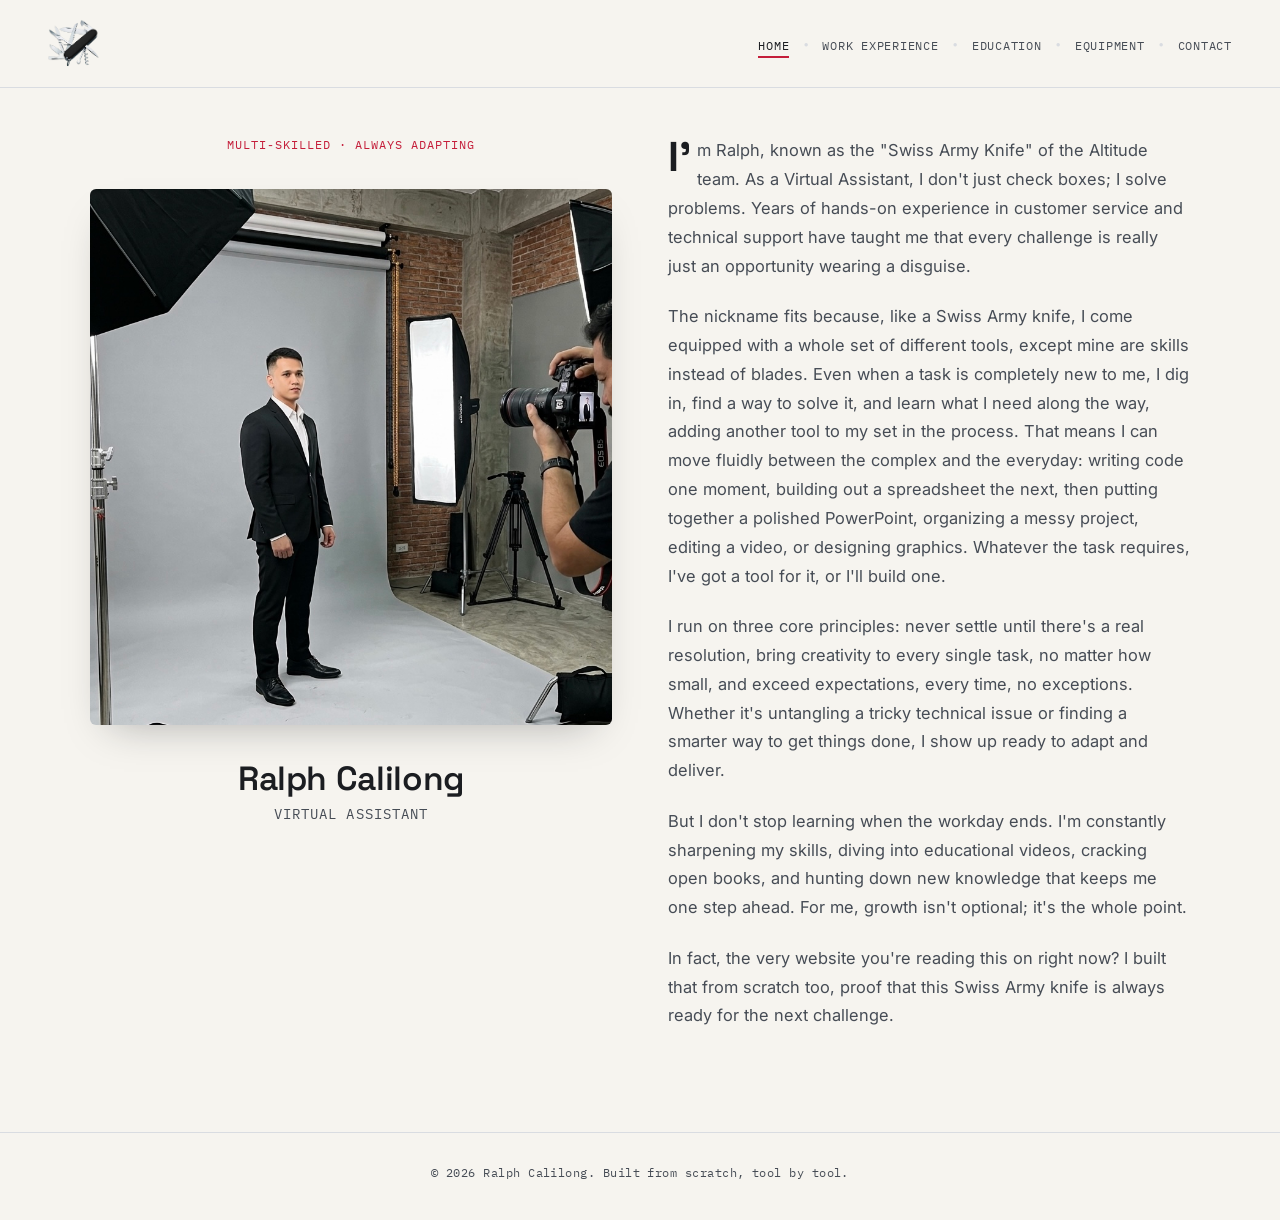
<file: index.html>
<!DOCTYPE html>
<html lang="en">
<head>
  <meta charset="UTF-8">
  <meta name="viewport" content="width=device-width, initial-scale=1.0">
  <title>VA | Ralph Calilong</title>
  <link rel="preconnect" href="https://fonts.googleapis.com">
  <link href="https://fonts.googleapis.com/css2?family=Space+Grotesk:wght@400;500;600;700&family=IBM+Plex+Mono:wght@400;500&family=Inter:wght@400;500&display=swap" rel="stylesheet">
  <link rel="stylesheet" href="styles/styles.css">
</head>
<body>

  <header class="site-header">
    <nav class="main-nav">
      <ul>
        <li><a href="index.html" class="active">Home</a></li>
        <li class="rivet">&bull;</li>
        <li><a href="work-experience.html">Work Experience</a></li>
        <li class="rivet">&bull;</li>
        <li><a href="education.html">Education</a></li>
        <li class="rivet">&bull;</li>
        <li><a href="equipment.html">Equipment</a></li>
        <li class="rivet">&bull;</li>
        <li><a href="contact.html">Contact</a></li>
      </ul>
    </nav>
    <a href="index.html" class="logo-mark">
      <img src="images/mainlogo.png" alt="Ralph Calilong logo">
    </a>
  </header>

  <main>
    <section class="hero">
    <div class="hero-left">
      <p class="eyebrow">Multi&#8209;skilled &middot; Always adapting</p>

      <div class="photo-frame">
        <img src="images/dp1.jpg" alt="Portrait of Ralph Calilong">
      </div>

      <h1 class="name">Ralph Calilong</h1>
      <p class="role">Virtual Assistant</p>
    </div>

    <div class="hero-right">
      <div class="bio">
        <p>I'm Ralph, known as the "Swiss Army Knife" of the Altitude team. As a Virtual Assistant, I don't just check boxes; I solve problems. Years of hands-on experience in customer service and technical support have taught me that every challenge is really just an opportunity wearing a disguise.</p>

        <p>The nickname fits because, like a Swiss Army knife, I come equipped with a whole set of different tools, except mine are skills instead of blades. Even when a task is completely new to me, I dig in, find a way to solve it, and learn what I need along the way, adding another tool to my set in the process. That means I can move fluidly between the complex and the everyday: writing code one moment, building out a spreadsheet the next, then putting together a polished PowerPoint, organizing a messy project, editing a video, or designing graphics. Whatever the task requires, I've got a tool for it, or I'll build one.</p>

        <p>I run on three core principles: never settle until there's a real resolution, bring creativity to every single task, no matter how small, and exceed expectations, every time, no exceptions. Whether it's untangling a tricky technical issue or finding a smarter way to get things done, I show up ready to adapt and deliver.</p>

        <p>But I don't stop learning when the workday ends. I'm constantly sharpening my skills, diving into educational videos, cracking open books, and hunting down new knowledge that keeps me one step ahead. For me, growth isn't optional; it's the whole point.</p>

        <p>In fact, the very website you're reading this on right now? I built that from scratch too, proof that this Swiss Army knife is always ready for the next challenge.</p>
      </div>
    </div>
    </section>
  </main>

  <footer class="site-footer">
    <p>&copy; 2026 Ralph Calilong. Built from scratch, tool by tool.</p>
  </footer>

</body>
</html>
</file>
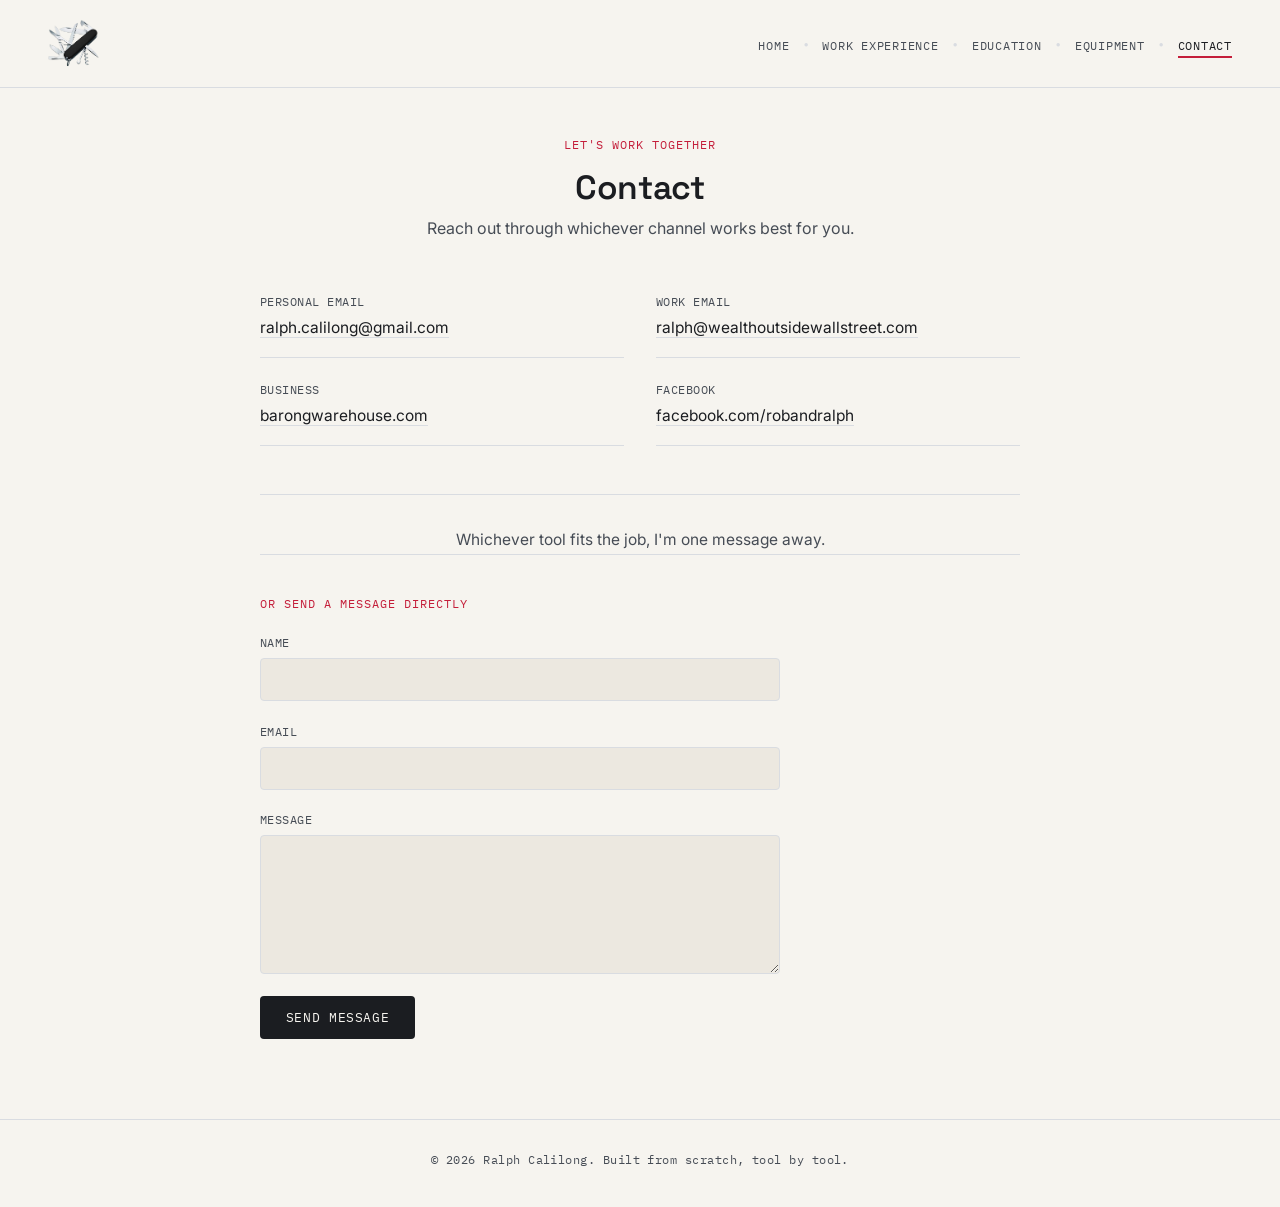
<file: contact.html>
<!DOCTYPE html>
<html lang="en">
<head>
  <meta charset="UTF-8">
  <meta name="viewport" content="width=device-width, initial-scale=1.0">
  <title>Contact — Ralph Calilong</title>
  <link rel="preconnect" href="https://fonts.googleapis.com">
  <link href="https://fonts.googleapis.com/css2?family=Space+Grotesk:wght@400;500;600;700&family=IBM+Plex+Mono:wght@400;500&family=Inter:wght@400;500&display=swap" rel="stylesheet">
  <link rel="stylesheet" href="styles/styles.css">
</head>
<body>

  <header class="site-header">
    <a href="index.html" class="logo-mark">
      <img src="images/mainlogo.png" alt="Ralph Calilong logo">
    </a>
    <nav class="main-nav">
      <ul>
        <li><a href="index.html">Home</a></li>
        <li class="rivet">&bull;</li>
        <li><a href="work-experience.html">Work Experience</a></li>
        <li class="rivet">&bull;</li>
        <li><a href="education.html">Education</a></li>
        <li class="rivet">&bull;</li>
        <li><a href="equipment.html">Equipment</a></li>
        <li class="rivet">&bull;</li>
        <li><a href="contact.html" class="active">Contact</a></li>
      </ul>
    </nav>
  </header>

  <main>
    <div class="page-wrap">

      <div class="page-head page-head-center">
        <p class="eyebrow">Let's work together</p>
        <h1 class="page-title">Contact</h1>
        <p class="page-subtitle">Reach out through whichever channel works best for you.</p>
      </div>

      <div class="spec-grid contact-grid">

        <div class="spec-item">
          <p class="spec-label">Personal Email</p>
          <p class="spec-value"><a class="contact-link" href="mailto:ralph.calilong@gmail.com">ralph.calilong@gmail.com</a></p>
        </div>

        <div class="spec-item">
          <p class="spec-label">Work Email</p>
          <p class="spec-value"><a class="contact-link" href="mailto:ralph@wealthoutsidewallstreet.com">ralph@wealthoutsidewallstreet.com</a></p>
        </div>

        <div class="spec-item">
          <p class="spec-label">Business</p>
          <p class="spec-value"><a class="contact-link" href="https://barongwarehouse.com" target="_blank" rel="noopener">barongwarehouse.com</a></p>
        </div>

        <div class="spec-item">
          <p class="spec-label">Facebook</p>
          <p class="spec-value"><a class="contact-link" href="https://www.facebook.com/robandralph/" target="_blank" rel="noopener">facebook.com/robandralph</a></p>
        </div>

      </div>

      <p class="page-note">Whichever tool fits the job, I'm one message away.</p>

      <div class="form-section">
        <p class="eyebrow">Or send a message directly</p>

        <form class="contact-form" action="https://formspree.io/f/YOUR_FORM_ID" method="POST">
          <!-- Spam trap — leave this field as-is, real visitors won't see or fill it -->
          <input type="text" name="_gotcha" style="display:none" tabindex="-1" autocomplete="off">

          <div class="form-row">
            <label for="name">Name</label>
            <input type="text" id="name" name="name" required>
          </div>

          <div class="form-row">
            <label for="email">Email</label>
            <input type="email" id="email" name="email" required>
          </div>

          <div class="form-row">
            <label for="message">Message</label>
            <textarea id="message" name="message" rows="6" required></textarea>
          </div>

          <button type="submit" class="form-submit">Send Message</button>
        </form>
      </div>

    </div>
  </main>

  <footer class="site-footer">
    <p>&copy; 2026 Ralph Calilong. Built from scratch, tool by tool.</p>
  </footer>

</body>
</html>
</file>
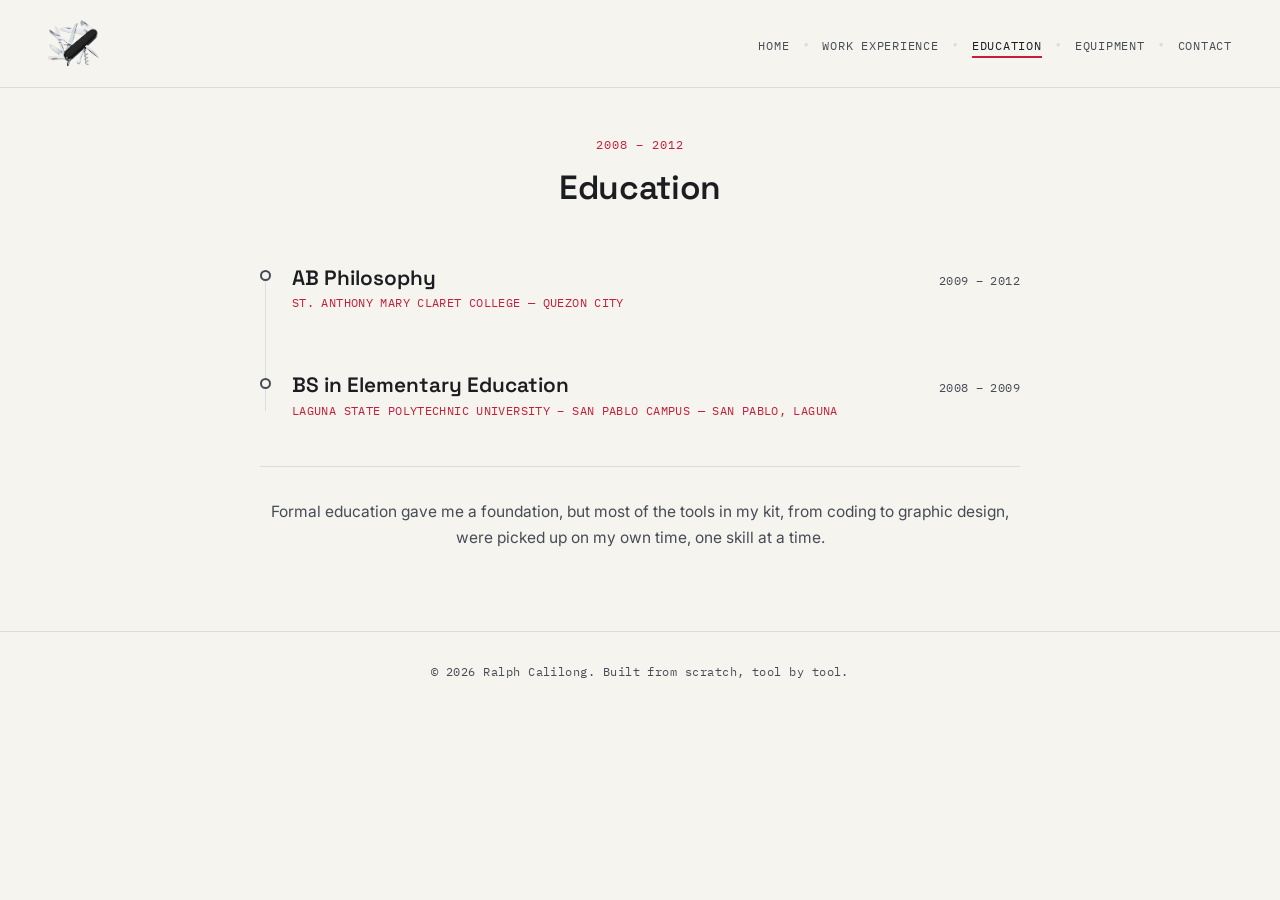
<file: education.html>
<!DOCTYPE html>
<html lang="en">
<head>
  <meta charset="UTF-8">
  <meta name="viewport" content="width=device-width, initial-scale=1.0">
  <title>Education — Ralph Calilong</title>
  <link rel="preconnect" href="https://fonts.googleapis.com">
  <link href="https://fonts.googleapis.com/css2?family=Space+Grotesk:wght@400;500;600;700&family=IBM+Plex+Mono:wght@400;500&family=Inter:wght@400;500&display=swap" rel="stylesheet">
  <link rel="stylesheet" href="styles/styles.css">
</head>
<body>

  <header class="site-header">
    <a href="index.html" class="logo-mark">
      <img src="images/mainlogo.png" alt="Ralph Calilong logo">
    </a>
    <nav class="main-nav">
      <ul>
        <li><a href="index.html">Home</a></li>
        <li class="rivet">&bull;</li>
        <li><a href="work-experience.html">Work Experience</a></li>
        <li class="rivet">&bull;</li>
        <li><a href="education.html" class="active">Education</a></li>
        <li class="rivet">&bull;</li>
        <li><a href="equipment.html">Equipment</a></li>
        <li class="rivet">&bull;</li>
        <li><a href="contact.html">Contact</a></li>
      </ul>
    </nav>
  </header>

  <main>
    <div class="page-wrap">

      <div class="page-head page-head-center">
        <p class="eyebrow">2008 &ndash; 2012</p>
        <h1 class="page-title">Education</h1>
      </div>

      <ol class="timeline">

        <li class="timeline-item">
          <span class="timeline-marker" aria-hidden="true"></span>
          <div class="timeline-content">
            <div class="timeline-heading">
              <h2 class="role-company">AB Philosophy</h2>
              <p class="role-dates">2009 &ndash; 2012</p>
            </div>
            <p class="role-title">St. Anthony Mary Claret College &mdash; Quezon City</p>
          </div>
        </li>

        <li class="timeline-item">
          <span class="timeline-marker" aria-hidden="true"></span>
          <div class="timeline-content">
            <div class="timeline-heading">
              <h2 class="role-company">BS in Elementary Education</h2>
              <p class="role-dates">2008 &ndash; 2009</p>
            </div>
            <p class="role-title">Laguna State Polytechnic University &ndash; San Pablo Campus &mdash; San Pablo, Laguna</p>
          </div>
        </li>

      </ol>

      <p class="page-note">Formal education gave me a foundation, but most of the tools in my kit, from coding to graphic design, were picked up on my own time, one skill at a time.</p>
    </div>
  </main>

  <footer class="site-footer">
    <p>&copy; 2026 Ralph Calilong. Built from scratch, tool by tool.</p>
  </footer>

</body>
</html>
</file>
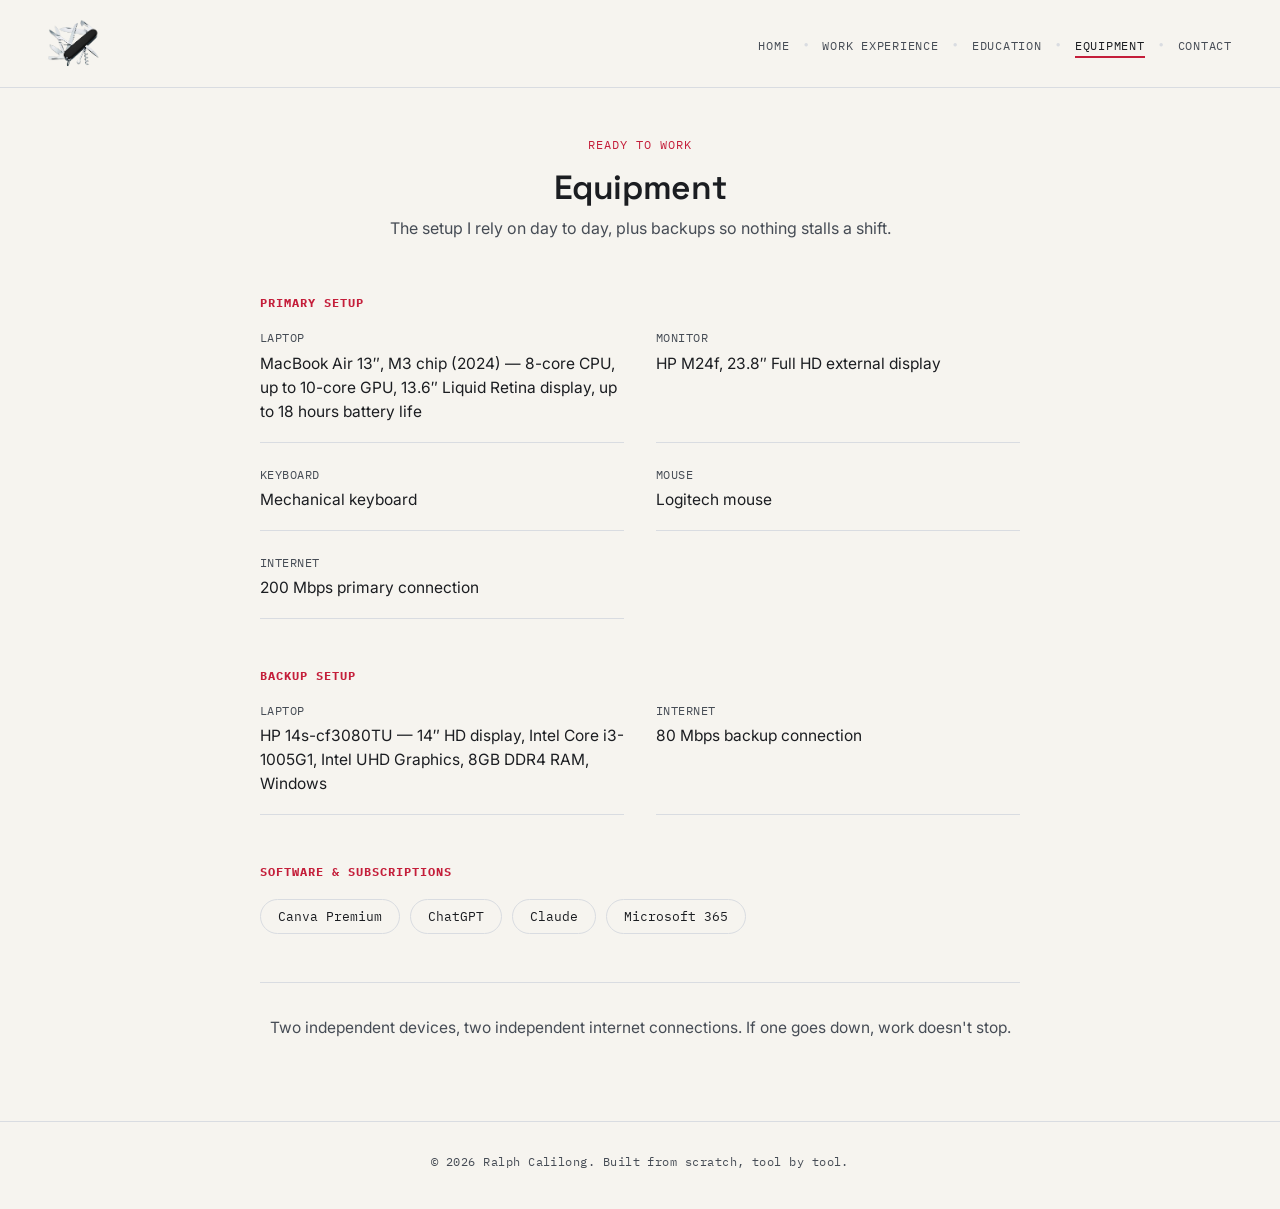
<file: equipment.html>
<!DOCTYPE html>
<html lang="en">
<head>
  <meta charset="UTF-8">
  <meta name="viewport" content="width=device-width, initial-scale=1.0">
  <title>Equipment — Ralph Calilong</title>
  <link rel="preconnect" href="https://fonts.googleapis.com">
  <link href="https://fonts.googleapis.com/css2?family=Space+Grotesk:wght@400;500;600;700&family=IBM+Plex+Mono:wght@400;500&family=Inter:wght@400;500&display=swap" rel="stylesheet">
  <link rel="stylesheet" href="styles/styles.css">
</head>
<body>

  <header class="site-header">
    <a href="index.html" class="logo-mark">
      <img src="images/mainlogo.png" alt="Ralph Calilong logo">
    </a>
    <nav class="main-nav">
      <ul>
        <li><a href="index.html">Home</a></li>
        <li class="rivet">&bull;</li>
        <li><a href="work-experience.html">Work Experience</a></li>
        <li class="rivet">&bull;</li>
        <li><a href="education.html">Education</a></li>
        <li class="rivet">&bull;</li>
        <li><a href="equipment.html" class="active">Equipment</a></li>
        <li class="rivet">&bull;</li>
        <li><a href="contact.html">Contact</a></li>
      </ul>
    </nav>
  </header>

  <main>
    <div class="page-wrap">
 
      <div class="page-head page-head-center">
        <p class="eyebrow">Ready to work</p>
        <h1 class="page-title">Equipment</h1>
        <p class="page-subtitle">The setup I rely on day to day, plus backups so nothing stalls a shift.</p>
      </div>
 
      <div class="spec-group">
        <h2 class="spec-group-title">Primary Setup</h2>
        <div class="spec-grid">
          <div class="spec-item">
            <p class="spec-label">Laptop</p>
            <p class="spec-value">MacBook Air 13&Prime;, M3 chip (2024) &mdash; 8-core CPU, up to 10-core GPU, 13.6&Prime; Liquid Retina display, up to 18 hours battery life</p>
          </div>
          <div class="spec-item">
            <p class="spec-label">Monitor</p>
            <p class="spec-value">HP M24f, 23.8&Prime; Full HD external display</p>
          </div>
          <div class="spec-item">
            <p class="spec-label">Keyboard</p>
            <p class="spec-value">Mechanical keyboard</p>
          </div>
          <div class="spec-item">
            <p class="spec-label">Mouse</p>
            <p class="spec-value">Logitech mouse</p>
          </div>
          <div class="spec-item">
            <p class="spec-label">Internet</p>
            <p class="spec-value">200 Mbps primary connection</p>
          </div>
        </div>
      </div>
 
      <div class="spec-group">
        <h2 class="spec-group-title">Backup Setup</h2>
        <div class="spec-grid">
          <div class="spec-item">
            <p class="spec-label">Laptop</p>
            <p class="spec-value">HP 14s-cf3080TU &mdash; 14&Prime; HD display, Intel Core i3-1005G1, Intel UHD Graphics, 8GB DDR4 RAM, Windows</p>
          </div>
          <div class="spec-item">
            <p class="spec-label">Internet</p>
            <p class="spec-value">80 Mbps backup connection</p>
          </div>
        </div>
      </div>
 
      <div class="spec-group">
        <h2 class="spec-group-title">Software &amp; Subscriptions</h2>
        <ul class="tool-list">
          <li>Canva Premium</li>
          <li>ChatGPT</li>
          <li>Claude</li>
          <li>Microsoft 365</li>
        </ul>
      </div>
 
      <p class="page-note">Two independent devices, two independent internet connections. If one goes down, work doesn't stop.</p>
 
    </div>
  </main>
 
  <footer class="site-footer">
    <p>&copy; 2026 Ralph Calilong. Built from scratch, tool by tool.</p>
  </footer>
 
</body>
</html>
</file>
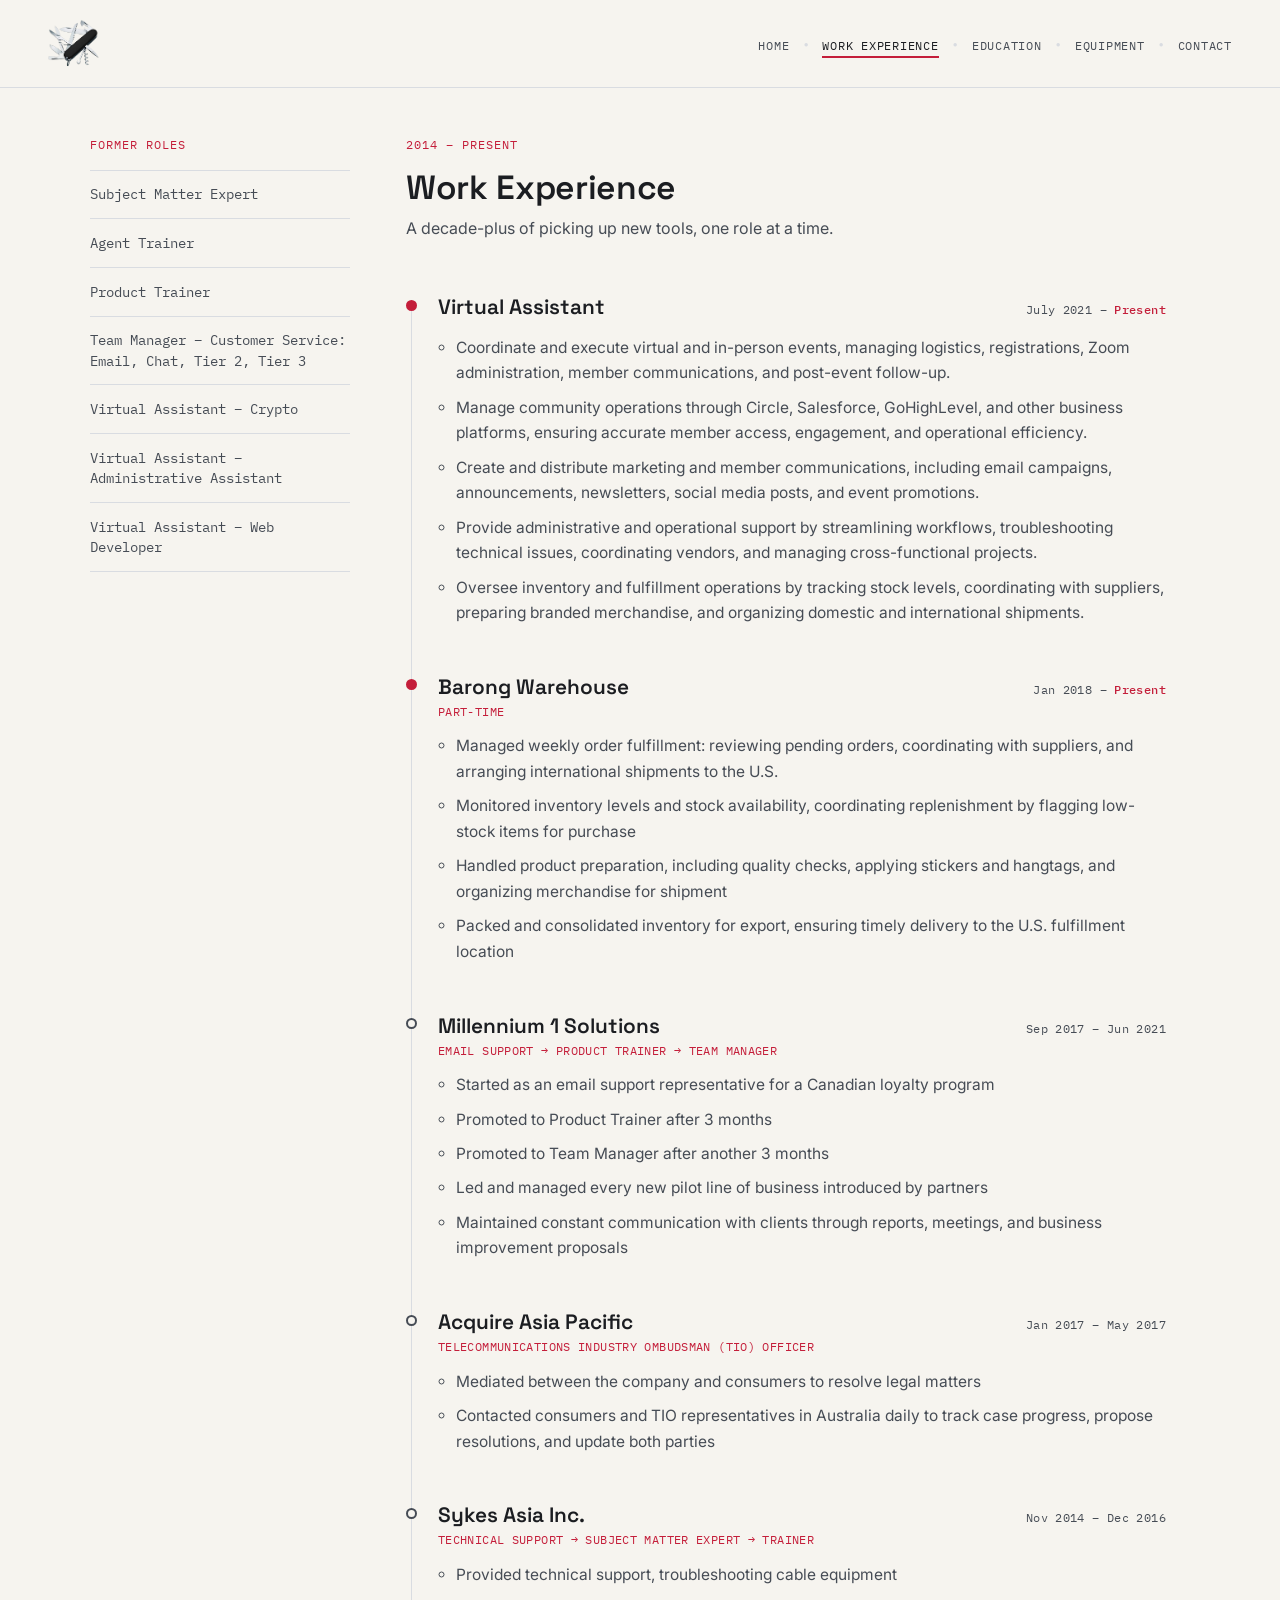
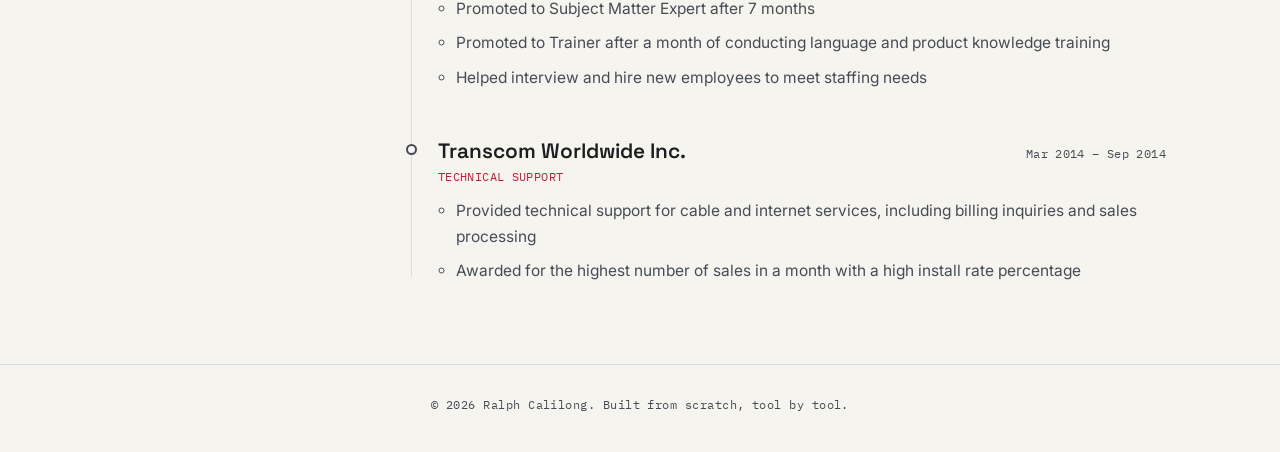
<file: work-experience.html>
<!DOCTYPE html>
<html lang="en">
<head>
  <meta charset="UTF-8">
  <meta name="viewport" content="width=device-width, initial-scale=1.0">
  <title>Work Experience — Ralph Calilong</title>
  <link rel="preconnect" href="https://fonts.googleapis.com">
  <link href="https://fonts.googleapis.com/css2?family=Space+Grotesk:wght@400;500;600;700&family=IBM+Plex+Mono:wght@400;500&family=Inter:wght@400;500&display=swap" rel="stylesheet">
  <link rel="stylesheet" href="styles/styles.css">
</head>
<body>

  <header class="site-header">
    <nav class="main-nav">
      <ul>
        <li><a href="index.html">Home</a></li>
        <li class="rivet">&bull;</li>
        <li><a href="work-experience.html" class="active">Work Experience</a></li>
        <li class="rivet">&bull;</li>
        <li><a href="education.html">Education</a></li>
        <li class="rivet">&bull;</li>
        <li><a href="equipment.html">Equipment</a></li>
        <li class="rivet">&bull;</li>
        <li><a href="contact.html">Contact</a></li>
      </ul>
    </nav>
    <a href="index.html" class="logo-mark">
      <img src="images/mainlogo.png" alt="Ralph Calilong logo">
    </a>
  </header>

  <main>
    <div class="experience-layout">
 
      <aside class="roles-sidebar">
        <p class="eyebrow">Former Roles</p>
        <ul class="roles-list">
          <li>Subject Matter Expert</li>
          <li>Agent Trainer</li>
          <li>Product Trainer</li>
          <li>Team Manager &ndash; Customer Service: Email, Chat, Tier 2, Tier 3</li>
          <li>Virtual Assistant &ndash; Crypto</li>
          <li>Virtual Assistant &ndash; Administrative Assistant</li>
          <li>Virtual Assistant &ndash; Web Developer</li>
        </ul>
      </aside>

    <div class="page-wrap">

      <div class="page-head">
        <p class="eyebrow">2014 &ndash; Present</p>
        <h1 class="page-title">Work Experience</h1>
        <p class="page-subtitle">A decade-plus of picking up new tools, one role at a time.</p>
      </div>

      <ol class="timeline">

        <li class="timeline-item is-current">
          <span class="timeline-marker" aria-hidden="true"></span>
          <div class="timeline-content">
            <div class="timeline-heading">
              <h2 class="role-company">Virtual Assistant</h2>
              <p class="role-dates">July 2021 &ndash; <span class="tag-current">Present</span></p>
            </div>
            <ul class="role-list">
              <li>Coordinate and execute virtual and in-person events, managing logistics, registrations, Zoom administration, member communications, and post-event follow-up.</li>
              <li>Manage community operations through Circle, Salesforce, GoHighLevel, and other business platforms, ensuring accurate member access, engagement, and operational efficiency.</li>
              <li>Create and distribute marketing and member communications, including email campaigns, announcements, newsletters, social media posts, and event promotions.</li>
              <li>Provide administrative and operational support by streamlining workflows, troubleshooting technical issues, coordinating vendors, and managing cross-functional projects.</li>
              <li>Oversee inventory and fulfillment operations by tracking stock levels, coordinating with suppliers, preparing branded merchandise, and organizing domestic and international shipments.</li>
            </ul>
          </div>
        </li>

        <li class="timeline-item is-current">
          <span class="timeline-marker" aria-hidden="true"></span>
          <div class="timeline-content">
            <div class="timeline-heading">
              <h2 class="role-company">Barong Warehouse</h2>
              <p class="role-dates">Jan 2018 &ndash; <span class="tag-current">Present</span></p>
            </div>
            <p class="role-title">Part-time</p>
            <ul class="role-list">
              <li>Managed weekly order fulfillment: reviewing pending orders, coordinating with suppliers, and arranging international shipments to the U.S.</li>
              <li>Monitored inventory levels and stock availability, coordinating replenishment by flagging low-stock items for purchase</li>
              <li>Handled product preparation, including quality checks, applying stickers and hangtags, and organizing merchandise for shipment</li>
              <li>Packed and consolidated inventory for export, ensuring timely delivery to the U.S. fulfillment location</li>
            </ul>
          </div>
        </li>

        <li class="timeline-item">
          <span class="timeline-marker" aria-hidden="true"></span>
          <div class="timeline-content">
            <div class="timeline-heading">
              <h2 class="role-company">Millennium 1 Solutions</h2>
              <p class="role-dates">Sep 2017 &ndash; Jun 2021</p>
            </div>
            <p class="role-title">Email Support &rarr; Product Trainer &rarr; Team Manager</p>
            <ul class="role-list">
              <li>Started as an email support representative for a Canadian loyalty program</li>
              <li>Promoted to Product Trainer after 3 months</li>
              <li>Promoted to Team Manager after another 3 months</li>
              <li>Led and managed every new pilot line of business introduced by partners</li>
              <li>Maintained constant communication with clients through reports, meetings, and business improvement proposals</li>
            </ul>
          </div>
        </li>

        <li class="timeline-item">
          <span class="timeline-marker" aria-hidden="true"></span>
          <div class="timeline-content">
            <div class="timeline-heading">
              <h2 class="role-company">Acquire Asia Pacific</h2>
              <p class="role-dates">Jan 2017 &ndash; May 2017</p>
            </div>
            <p class="role-title">Telecommunications Industry Ombudsman (TIO) Officer</p>
            <ul class="role-list">
              <li>Mediated between the company and consumers to resolve legal matters</li>
              <li>Contacted consumers and TIO representatives in Australia daily to track case progress, propose resolutions, and update both parties</li>
            </ul>
          </div>
        </li>

        <li class="timeline-item">
          <span class="timeline-marker" aria-hidden="true"></span>
          <div class="timeline-content">
            <div class="timeline-heading">
              <h2 class="role-company">Sykes Asia Inc.</h2>
              <p class="role-dates">Nov 2014 &ndash; Dec 2016</p>
            </div>
            <p class="role-title">Technical Support &rarr; Subject Matter Expert &rarr; Trainer</p>
            <ul class="role-list">
              <li>Provided technical support, troubleshooting cable equipment</li>
              <li>Promoted to Subject Matter Expert after 7 months</li>
              <li>Promoted to Trainer after a month of conducting language and product knowledge training</li>
              <li>Helped interview and hire new employees to meet staffing needs</li>
            </ul>
          </div>
        </li>

        <li class="timeline-item">
          <span class="timeline-marker" aria-hidden="true"></span>
          <div class="timeline-content">
            <div class="timeline-heading">
              <h2 class="role-company">Transcom Worldwide Inc.</h2>
              <p class="role-dates">Mar 2014 &ndash; Sep 2014</p>
            </div>
            <p class="role-title">Technical Support</p>
            <ul class="role-list">
              <li>Provided technical support for cable and internet services, including billing inquiries and sales processing</li>
              <li>Awarded for the highest number of sales in a month with a high install rate percentage</li>
            </ul>
          </div>
        </li>

      </ol>
    </div>
  </main>

  <footer class="site-footer">
    <p>&copy; 2026 Ralph Calilong. Built from scratch, tool by tool.</p>
  </footer>

</body>
</html>
</file>
<file: styles/styles.css>
/* ==========================================================================
   Ralph Calilong — Design Tokens
   Palette:  Graphite #1B1D21 · Steel #464C55 · Bone #F6F4EF
             Signal Red #C41E3A · Brushed Silver #D9DCE1
   Type:     Space Grotesk (display) · IBM Plex Mono (labels/nav) · Inter (body)
   ========================================================================== */

:root {
  --graphite: #1b1d21;
  --steel: #464c55;
  --bone: #f6f4ef;
  --bone-dim: #ece8e0;
  --signal-red: #c41e3a;
  --silver: #d9dce1;

  --font-display: 'Space Grotesk', sans-serif;
  --font-label: 'IBM Plex Mono', monospace;
  --font-body: 'Inter', sans-serif;

  --max-width: 720px;
}

* {
  box-sizing: border-box;
}

html {
  scroll-behavior: smooth;
}

body {
  margin: 0;
  background: var(--bone);
  color: var(--graphite);
  font-family: var(--font-body);
  -webkit-font-smoothing: antialiased;
}

img {
  max-width: 100%;
  display: block;
}

a {
  color: inherit;
  text-decoration: none;
}

/* ==========================================================================
   Header / Navigation
   Everything is pushed to the right, logo anchoring the far edge —
   an intentionally asymmetric header instead of the usual left-logo layout.
   ========================================================================== */

.site-header {
  display: flex;
  align-items: center;
  justify-content: space-between;
  gap: 2.25rem;
  padding: 1.1rem 3rem;
  background: var(--bone);
  border-bottom: 1px solid var(--silver);
  position: sticky;
  top: 0;
  z-index: 10;
}

.main-nav ul {
  list-style: none;
  display: flex;
  align-items: center;
  gap: 0.85rem;
  margin: 0;
  padding: 0;
}

.main-nav a {
  font-family: var(--font-label);
  font-size: 0.78rem;
  letter-spacing: 0.06em;
  text-transform: uppercase;
  color: var(--steel);
  padding-bottom: 0.2rem;
  border-bottom: 2px solid transparent;
  transition: color 0.2s ease, border-color 0.2s ease;
}

.main-nav a:hover,
.main-nav a.active {
  color: var(--graphite);
  border-bottom-color: var(--signal-red);
}

.main-nav .rivet {
  color: var(--silver);
  font-size: 0.7rem;
}

.logo-mark {
  display: flex;
  align-items: center;
  order: -1;
}

.logo-mark img {
  height: 52px;
  width: auto;
}

/* ==========================================================================
   Hero / Main
   ========================================================================== */

main {
  display: flex;
  justify-content: center;
  padding: 3rem 1.5rem 5rem;
}

.hero {
  width: 100%;
  max-width: 1100px;
  display: grid;
  grid-template-columns: 1fr 1fr;
  gap: 3.5rem;
  align-items: start;
}

.hero-left {
  display: flex;
  flex-direction: column;
  align-items: center;
  text-align: center;
  position: sticky;
  top: 6rem;
}

.hero-right {
  text-align: left;
}

.eyebrow {
  font-family: var(--font-label);
  font-size: 0.78rem;
  letter-spacing: 0.08em;
  text-transform: uppercase;
  color: var(--signal-red);
  margin: 0 0 2.25rem;
}

.photo-frame {
  width: 100%;
  margin-bottom: 2rem;
}

.photo-frame img {
  width: 100%;
  height: auto;
  border-radius: 6px;
  box-shadow: 0 18px 40px -20px rgba(27, 29, 33, 0.35);
}

.name {
  font-family: var(--font-display);
  font-weight: 600;
  font-size: 2.1rem;
  letter-spacing: -0.01em;
  margin: 0 0 0.35rem;
  color: var(--graphite);
}

.role {
  font-family: var(--font-label);
  font-size: 0.85rem;
  letter-spacing: 0.08em;
  text-transform: uppercase;
  color: var(--steel);
  margin: 0 0 3rem;
}

.bio {
  text-align: left;
}

.bio p {
  font-size: 1.03rem;
  line-height: 1.75;
  color: var(--steel);
  margin: 0 0 1.35rem;
}

.bio p:first-child::first-letter {
  font-family: var(--font-display);
  font-weight: 700;
  font-size: 2.6rem;
  color: var(--graphite);
  float: left;
  line-height: 0.85;
  padding-right: 0.35rem;
  padding-top: 0.15rem;
}

/* ==========================================================================
   Page wrap — generic container for inner pages (Work Experience, etc.)
   ========================================================================== */

.experience-layout {
  width: 100%;
  max-width: 1100px;
  display: grid;
  grid-template-columns: 260px 1fr;
  gap: 3.5rem;
  align-items: start;
}

.roles-sidebar {
  position: sticky;
  top: 6rem;
}

.roles-sidebar .eyebrow {
  margin: 0 0 1.1rem;
}

.roles-list {
  list-style: none;
  margin: 0;
  padding: 0;
  border-top: 1px solid var(--silver);
}

.roles-list li {
  font-family: var(--font-label);
  font-size: 0.85rem;
  line-height: 1.5;
  color: var(--steel);
  padding: 0.85rem 0;
  border-bottom: 1px solid var(--silver);
}

.page-wrap {
  width: 100%;
  max-width: 760px;
}

.page-head {
  text-align: left;
  margin-bottom: 3.5rem;
}

.page-head-center {
  text-align: center;
}

.page-head .eyebrow {
  margin-bottom: 0.85rem;
}

.page-title {
  font-family: var(--font-display);
  font-weight: 600;
  font-size: 2.1rem;
  letter-spacing: -0.01em;
  margin: 0 0 0.6rem;
  color: var(--graphite);
}

.page-subtitle {
  font-size: 1rem;
  color: var(--steel);
  margin: 0;
}

/* ==========================================================================
   Timeline — a real chronological sequence, so a spine + markers
   is used deliberately here (order carries information).
   ========================================================================== */

.timeline {
  list-style: none;
  margin: 0;
  padding: 0 0 0 2rem;
  position: relative;
}

.timeline::before {
  content: '';
  position: absolute;
  top: 0.4rem;
  bottom: 0.4rem;
  left: 5px;
  width: 1px;
  background: var(--silver);
}

.timeline-item {
  position: relative;
  padding-bottom: 3rem;
}

.timeline-item:last-child {
  padding-bottom: 0;
}

.timeline-marker {
  position: absolute;
  top: 0.35rem;
  left: -2rem;
  width: 11px;
  height: 11px;
  border-radius: 50%;
  background: var(--bone);
  border: 2px solid var(--steel);
  box-sizing: border-box;
}

.timeline-item.is-current .timeline-marker {
  background: var(--signal-red);
  border-color: var(--signal-red);
}

.timeline-heading {
  display: flex;
  flex-wrap: wrap;
  align-items: baseline;
  justify-content: space-between;
  gap: 0.5rem 1.5rem;
  margin-bottom: 0.2rem;
}

.role-company {
  font-family: var(--font-display);
  font-weight: 600;
  font-size: 1.3rem;
  margin: 0;
  color: var(--graphite);
}

.role-dates {
  font-family: var(--font-label);
  font-size: 0.78rem;
  letter-spacing: 0.03em;
  color: var(--steel);
  white-space: nowrap;
  margin: 0;
}

.tag-current {
  color: var(--signal-red);
  font-weight: 500;
}

.role-title {
  font-family: var(--font-label);
  font-size: 0.78rem;
  letter-spacing: 0.03em;
  text-transform: uppercase;
  color: var(--signal-red);
  margin: 0 0 0.9rem;
}

.role-list {
  margin: 0.9rem 0 0;
  padding-left: 1.1rem;
}

.role-list li {
  font-size: 0.97rem;
  line-height: 1.65;
  color: var(--steel);
  margin-bottom: 0.55rem;
}

.role-list li:last-child {
  margin-bottom: 0;
}

.page-note {
  margin: 3rem 0 0;
  padding-top: 2rem;
  border-top: 1px solid var(--silver);
  font-size: 0.97rem;
  line-height: 1.7;
  color: var(--steel);
  text-align: center;
}

/* ==========================================================================
   Equipment — spec-sheet style groups
   ========================================================================== */

.spec-group {
  margin-bottom: 3rem;
}

.spec-group-title {
  font-family: var(--font-label);
  font-size: 0.78rem;
  letter-spacing: 0.08em;
  text-transform: uppercase;
  color: var(--signal-red);
  margin: 0 0 1.25rem;
}

.spec-grid {
  display: grid;
  grid-template-columns: 1fr 1fr;
  gap: 1.5rem 2rem;
}

.spec-item {
  padding-bottom: 1.1rem;
  border-bottom: 1px solid var(--silver);
}

.spec-label {
  font-family: var(--font-label);
  font-size: 0.75rem;
  letter-spacing: 0.04em;
  text-transform: uppercase;
  color: var(--steel);
  margin: 0 0 0.4rem;
}

.spec-value {
  font-size: 0.97rem;
  line-height: 1.55;
  color: var(--graphite);
  margin: 0;
}

.tool-list {
  list-style: none;
  display: flex;
  flex-wrap: wrap;
  gap: 0.65rem;
  margin: 0;
  padding: 0;
}

.tool-list li {
  font-family: var(--font-label);
  font-size: 0.82rem;
  color: var(--graphite);
  border: 1px solid var(--silver);
  border-radius: 999px;
  padding: 0.5rem 1.05rem;
}

/* ==========================================================================
   Contact
   ========================================================================== */

.contact-grid {
  margin-bottom: 3rem;
}

.contact-link {
  color: var(--graphite);
  border-bottom: 1px solid var(--silver);
  transition: color 0.2s ease, border-color 0.2s ease;
}

.contact-link:hover {
  color: var(--signal-red);
  border-color: var(--signal-red);
}

.form-section {
  border-top: 1px solid var(--silver);
  padding-top: 2.5rem;
}

.form-section .eyebrow {
  margin-bottom: 1.5rem;
}

.contact-form {
  display: flex;
  flex-direction: column;
  gap: 1.4rem;
  max-width: 520px;
}

.form-row {
  display: flex;
  flex-direction: column;
  gap: 0.5rem;
}

.form-row label {
  font-family: var(--font-label);
  font-size: 0.75rem;
  letter-spacing: 0.04em;
  text-transform: uppercase;
  color: var(--steel);
}

.form-row input,
.form-row textarea {
  font-family: var(--font-body);
  font-size: 0.95rem;
  color: var(--graphite);
  background: var(--bone-dim);
  border: 1px solid var(--silver);
  border-radius: 4px;
  padding: 0.7rem 0.85rem;
  resize: vertical;
}

.form-row input:focus,
.form-row textarea:focus {
  outline: none;
  border-color: var(--signal-red);
}

.form-submit {
  align-self: flex-start;
  font-family: var(--font-label);
  font-size: 0.82rem;
  letter-spacing: 0.05em;
  text-transform: uppercase;
  color: var(--bone);
  background: var(--graphite);
  border: none;
  border-radius: 4px;
  padding: 0.8rem 1.6rem;
  cursor: pointer;
  transition: background 0.2s ease;
}

.form-submit:hover {
  background: var(--signal-red);
}

/* ==========================================================================
   Footer
   ========================================================================== */

.site-footer {
  text-align: center;
  padding: 2rem 1.5rem 2.5rem;
  border-top: 1px solid var(--silver);
}

.site-footer p {
  font-family: var(--font-label);
  font-size: 0.72rem;
  letter-spacing: 0.04em;
  color: var(--steel);
  margin: 0;
}

/* ==========================================================================
   Responsive
   ========================================================================== */

@media (max-width: 640px) {
  .site-header {
    flex-direction: column;
    align-items: flex-end;
    gap: 0.9rem;
    padding: 1rem 1.5rem;
  }

  .main-nav ul {
    flex-wrap: wrap;
    justify-content: flex-end;
    row-gap: 0.5rem;
  }

  .hero {
    grid-template-columns: 1fr;
  }

  .hero-left {
    position: static;
  }

  .photo-frame {
    max-width: 220px;
  }

  .name {
    font-size: 1.7rem;
  }

  .timeline {
    padding-left: 1.5rem;
  }

  .timeline-marker {
    left: -1.5rem;
  }

  .timeline-heading {
    flex-direction: column;
    align-items: flex-start;
    gap: 0.15rem;
  }

  .experience-layout {
    grid-template-columns: 1fr;
  }

  .roles-sidebar {
    position: static;
  }

  .spec-grid {
    grid-template-columns: 1fr;
  }
}

@media (prefers-reduced-motion: reduce) {
  html {
    scroll-behavior: auto;
  }
  .main-nav a {
    transition: none;
  }
}
</file>
